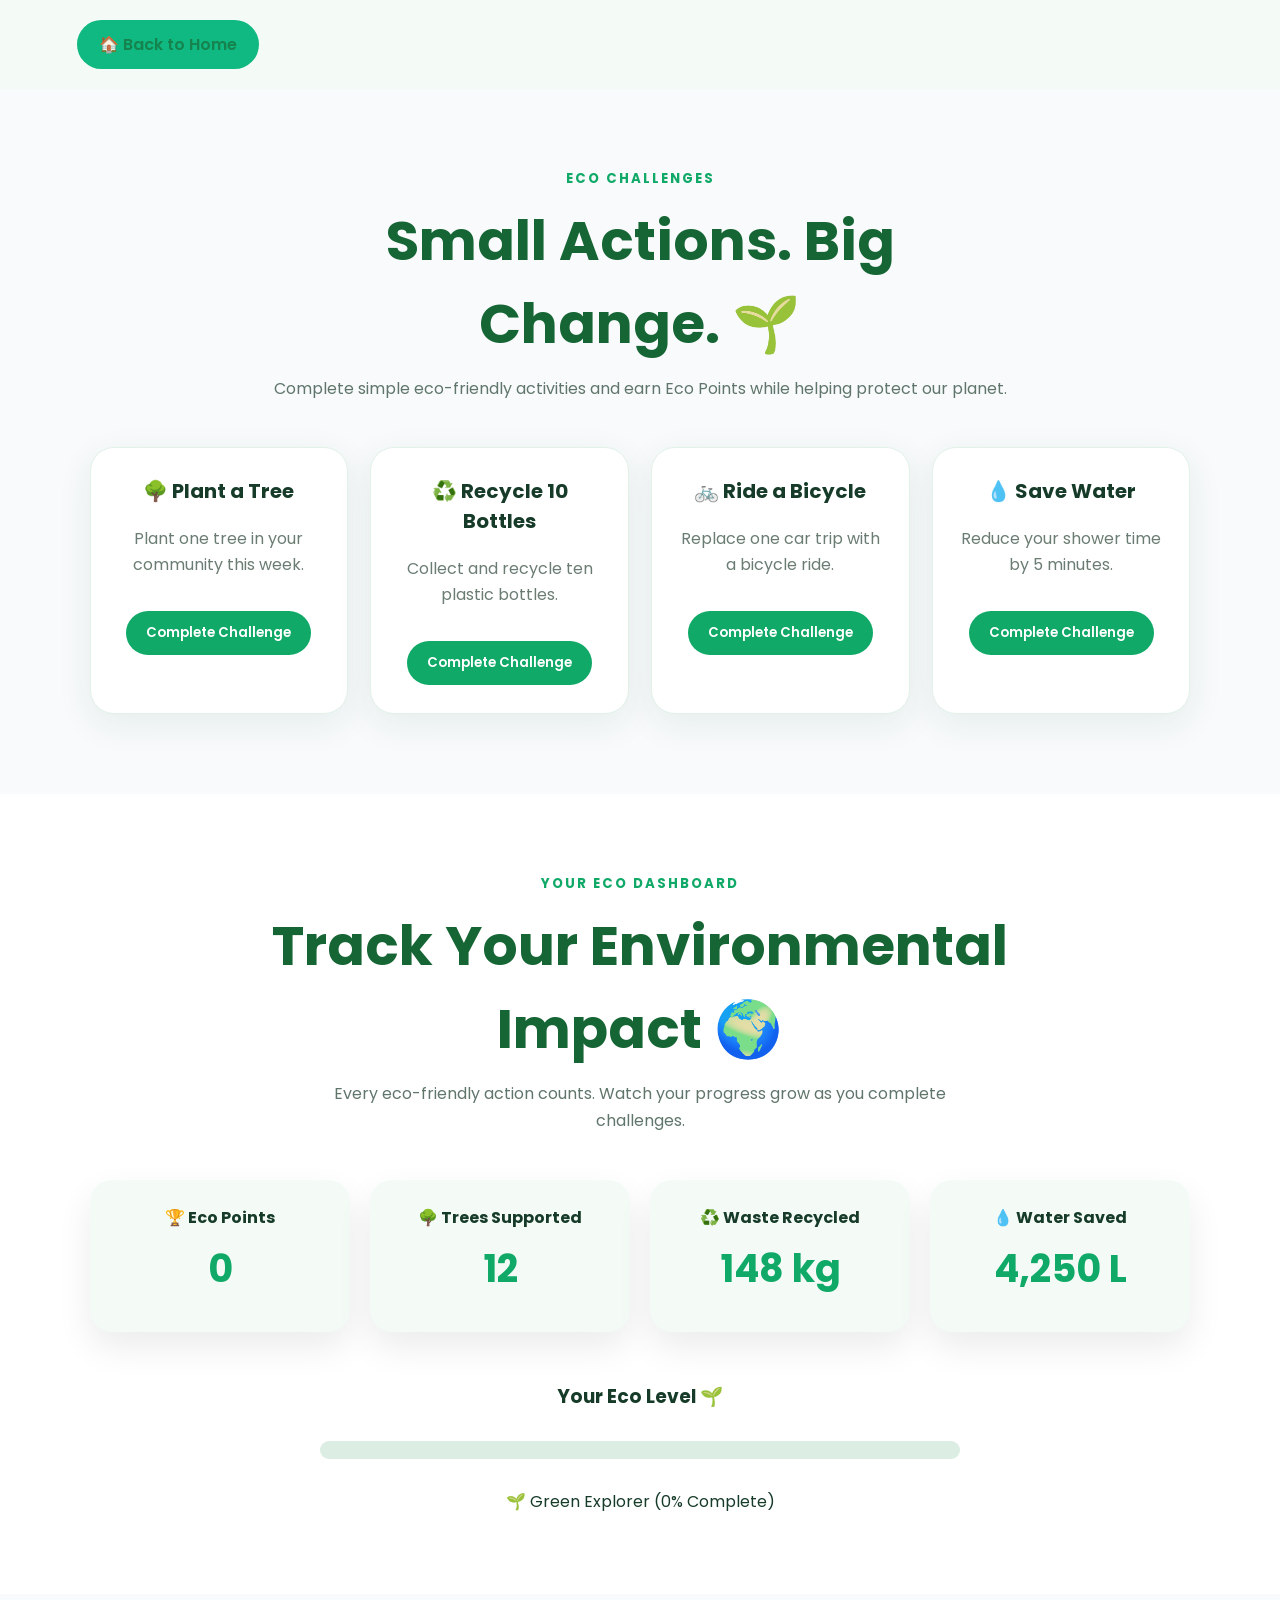
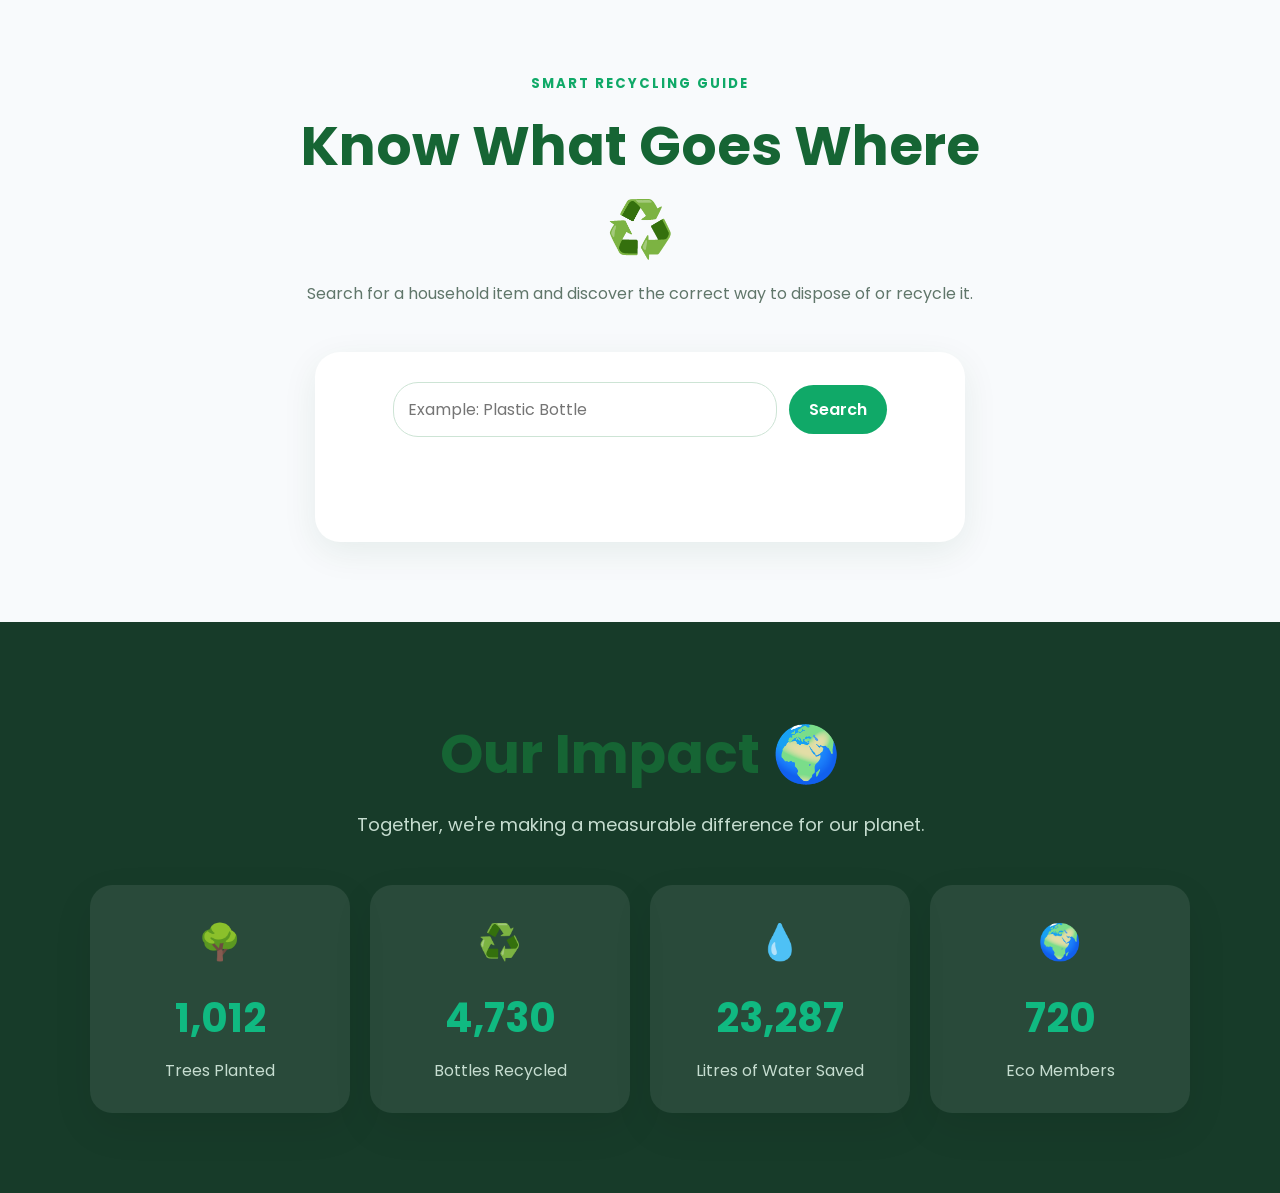
<file: challenges.html>
<!DOCTYPE html>
<html lang="en">

<head>
    <meta charset="UTF-8">
    <meta name="viewport" content="width=device-width, initial-scale=1.0">

    <title>Eco Challenges | EcoConnect</title>

    <link rel="stylesheet" href="style.css">
    <script src="challenges.js" defer></script>

    <style>
        /* =========================
           CHALLENGES PAGE
        ========================= */

        body {
            margin: 0;
            background: #f4fbf6;
            color: #173b29;
        }

        .back-button {
            padding: 20px 6%;
        }

        .back-button a {
            text-decoration: none;
            color: #16834f;
            font-weight: 600;
        }

        .challenges,
        .dashboard,
        .recycling,
        .stats {
            padding: 80px 7%;
        }

        .challenge-heading,
        .dashboard-title,
        .recycling-title,
        .stats-title {
            text-align: center;
            max-width: 750px;
            margin: 0 auto 45px;
        }

        .challenge-heading h5,
        .dashboard-title h5,
        .recycling-title h5 {
            color: #10a968;
            letter-spacing: 2px;
            margin-bottom: 10px;
        }

        .challenge-heading h2,
        .dashboard-title h2,
        .recycling-title h2,
        .stats-title h2 {
            font-size: clamp(32px, 5vw, 55px);
            margin: 10px 0;
        }

        .challenge-heading p,
        .dashboard-title p,
        .recycling-title p,
        .stats-title p {
            line-height: 1.7;
            color: #60766a;
        }

        /* Challenge cards */

        .challenge-grid {
            display: grid;
            grid-template-columns: repeat(4, 1fr);
            gap: 22px;
            max-width: 1200px;
            margin: auto;
        }

        .challenge-card {
            background: white;
            padding: 28px;
            border-radius: 24px;
            box-shadow: 0 10px 35px rgba(0, 80, 40, 0.08);
            transition: 0.3s;
            border: 1px solid #e2f2e8;
        }

        .challenge-card:hover {
            transform: translateY(-8px);
        }

        .challenge-card h3 {
            font-size: 20px;
        }

        .challenge-card p {
            color: #6b7d72;
            line-height: 1.6;
            min-height: 55px;
        }

        .challenge-card button,
        .recycling-box button {
            border: none;
            background: #10a968;
            color: white;
            padding: 12px 20px;
            border-radius: 30px;
            cursor: pointer;
            font-weight: 600;
            transition: 0.3s;
        }

        .challenge-card button:hover,
        .recycling-box button:hover {
            transform: scale(1.05);
            background: #087d4a;
        }

        .challenge-card.completed {
            border: 2px solid #10a968;
            background: #effbf4;
        }

        .challenge-card.completed button {
            background: #6c757d;
            cursor: default;
        }

        /* Dashboard */

        .dashboard {
            background: white;
        }

        .dashboard-grid {
            display: grid;
            grid-template-columns: repeat(4, 1fr);
            gap: 20px;
            max-width: 1100px;
            margin: auto;
        }

        .dashboard-card {
            background: #f4fbf6;
            padding: 25px;
            text-align: center;
            border-radius: 22px;
        }

        .dashboard-card h3 {
            font-size: 16px;
        }

        .dashboard-card h1 {
            font-size: 38px;
            color: #10a968;
            margin: 10px 0;
        }

        .progress-section {
            max-width: 800px;
            margin: 50px auto 0;
            text-align: center;
        }

        .progress-bar {
            height: 18px;
            background: #dceee3;
            border-radius: 20px;
            overflow: hidden;
        }

        .progress-fill {
            height: 100%;
            width: 0%;
            background: #10a968;
            border-radius: 20px;
            transition: width 0.8s ease;
        }

        /* Recycling */

        .recycling-box {
            max-width: 650px;
            margin: auto;
            background: white;
            padding: 30px;
            border-radius: 25px;
            box-shadow: 0 10px 35px rgba(0, 80, 40, 0.08);
            text-align: center;
        }

        .recycling-box input {
            width: 65%;
            padding: 14px;
            border: 1px solid #cde4d5;
            border-radius: 25px;
            outline: none;
            margin-right: 8px;
        }

        #recyclingResult {
            margin-top: 25px;
            padding: 15px;
            border-radius: 15px;
            line-height: 1.6;
        }

        /* Stats */

        .stats {
            background: #173b29;
            color: white;
        }

        .stats-title p {
            color: #c6ddd0;
        }

        .stats-container {
            max-width: 1100px;
            margin: auto;
            display: grid;
            grid-template-columns: repeat(4, 1fr);
            gap: 20px;
        }

        .stat-card {
            text-align: center;
            padding: 30px 15px;
            background: rgba(255,255,255,0.08);
            border-radius: 22px;
        }

        .stat-card .icon {
            font-size: 35px;
        }

        .stat-card h1 {
            font-size: 40px;
            margin: 10px 0;
        }

        .stat-card p {
            color: #c6ddd0;
        }

        @media (max-width: 900px) {
            .challenge-grid,
            .dashboard-grid,
            .stats-container {
                grid-template-columns: repeat(2, 1fr);
            }
        }

        @media (max-width: 600px) {
            .challenge-grid,
            .dashboard-grid,
            .stats-container {
                grid-template-columns: 1fr;
            }

            .recycling-box input {
                width: 90%;
                margin: 0 0 12px;
            }

            .challenges,
            .dashboard,
            .recycling,
            .stats {
                padding: 60px 5%;
            }
        }
    </style>

</head>


<body>

    <!-- BACK HOME -->

    <div class="back-button">
        <a href="index.html">🏠 Back to Home</a>
    </div>


    <!-- =========================
         ECO CHALLENGES
    ========================== -->

    <section class="challenges" id="challenges">

        <div class="challenge-heading">

            <h5>ECO CHALLENGES</h5>

            <h2>Small Actions. Big Change. 🌱</h2>

            <p>
                Complete simple eco-friendly activities and earn
                Eco Points while helping protect our planet.
            </p>

        </div>


        <div class="challenge-grid">

            <div class="challenge-card">

                <h3>🌳 Plant a Tree</h3>

                <p>
                    Plant one tree in your community this week.
                </p>

                <button onclick="completeChallenge(this, 50)">
                    Complete Challenge
                </button>

            </div>


            <div class="challenge-card">

                <h3>♻️ Recycle 10 Bottles</h3>

                <p>
                    Collect and recycle ten plastic bottles.
                </p>

                <button onclick="completeChallenge(this, 30)">
                    Complete Challenge
                </button>

            </div>


            <div class="challenge-card">

                <h3>🚲 Ride a Bicycle</h3>

                <p>
                    Replace one car trip with a bicycle ride.
                </p>

                <button onclick="completeChallenge(this, 40)">
                    Complete Challenge
                </button>

            </div>


            <div class="challenge-card">

                <h3>💧 Save Water</h3>

                <p>
                    Reduce your shower time by 5 minutes.
                </p>

                <button onclick="completeChallenge(this, 25)">
                    Complete Challenge
                </button>

            </div>

        </div>

    </section>


    <!-- =========================
         DASHBOARD
    ========================== -->

    <section class="dashboard" id="dashboard">

        <div class="dashboard-title">

            <h5>YOUR ECO DASHBOARD</h5>

            <h2>Track Your Environmental Impact 🌍</h2>

            <p>
                Every eco-friendly action counts. Watch your progress
                grow as you complete challenges.
            </p>

        </div>


        <div class="dashboard-grid">

            <div class="dashboard-card">

                <h3>🏆 Eco Points</h3>

                <h1 id="ecoPointsDisplay">0</h1>

            </div>


            <div class="dashboard-card">

                <h3>🌳 Trees Supported</h3>

                <h1 id="treesDisplay">12</h1>

            </div>


            <div class="dashboard-card">

                <h3>♻️ Waste Recycled</h3>

                <h1>148 kg</h1>

            </div>


            <div class="dashboard-card">

                <h3>💧 Water Saved</h3>

                <h1>4,250 L</h1>

            </div>

        </div>


        <div class="progress-section">

            <h3>Your Eco Level 🌱</h3>

            <div class="progress-bar">

                <div
                    class="progress-fill"
                    id="progressFill">
                </div>

            </div>

            <p id="progressText">
                🌱 Green Explorer (0% Complete)
            </p>

        </div>

    </section>


    <!-- =========================
         RECYCLING GUIDE
    ========================== -->

    <section class="recycling" id="recycling">

        <div class="recycling-title">

            <h5>SMART RECYCLING GUIDE</h5>

            <h2>Know What Goes Where ♻️</h2>

            <p>
                Search for a household item and discover the
                correct way to dispose of or recycle it.
            </p>

        </div>


        <div class="recycling-box">

            <input
                type="text"
                id="searchItem"
                placeholder="Example: Plastic Bottle">

            <button onclick="searchRecycle()">
                Search
            </button>

            <div id="recyclingResult"></div>

        </div>

    </section>


    <!-- =========================
         IMPACT STATS
    ========================== -->

    <section class="stats" id="stats">

        <div class="stats-title">

            <h2>Our Impact 🌍</h2>

            <p>
                Together, we're making a measurable difference
                for our planet.
            </p>

        </div>


        <div class="stats-container">

            <div class="stat-card">

                <div class="icon">🌳</div>

                <h1 class="counter" data-target="1250">
                    0
                </h1>

                <p>Trees Planted</p>

            </div>


            <div class="stat-card">

                <div class="icon">♻️</div>

                <h1 class="counter" data-target="5840">
                    0
                </h1>

                <p>Bottles Recycled</p>

            </div>


            <div class="stat-card">

                <div class="icon">💧</div>

                <h1 class="counter" data-target="28750">
                    0
                </h1>

                <p>Litres of Water Saved</p>

            </div>


            <div class="stat-card">

                <div class="icon">🌍</div>

                <h1 class="counter" data-target="890">
                    0
                </h1>

                <p>Eco Members</p>

            </div>

        </div>

    </section>


</body>

</html>
</file>
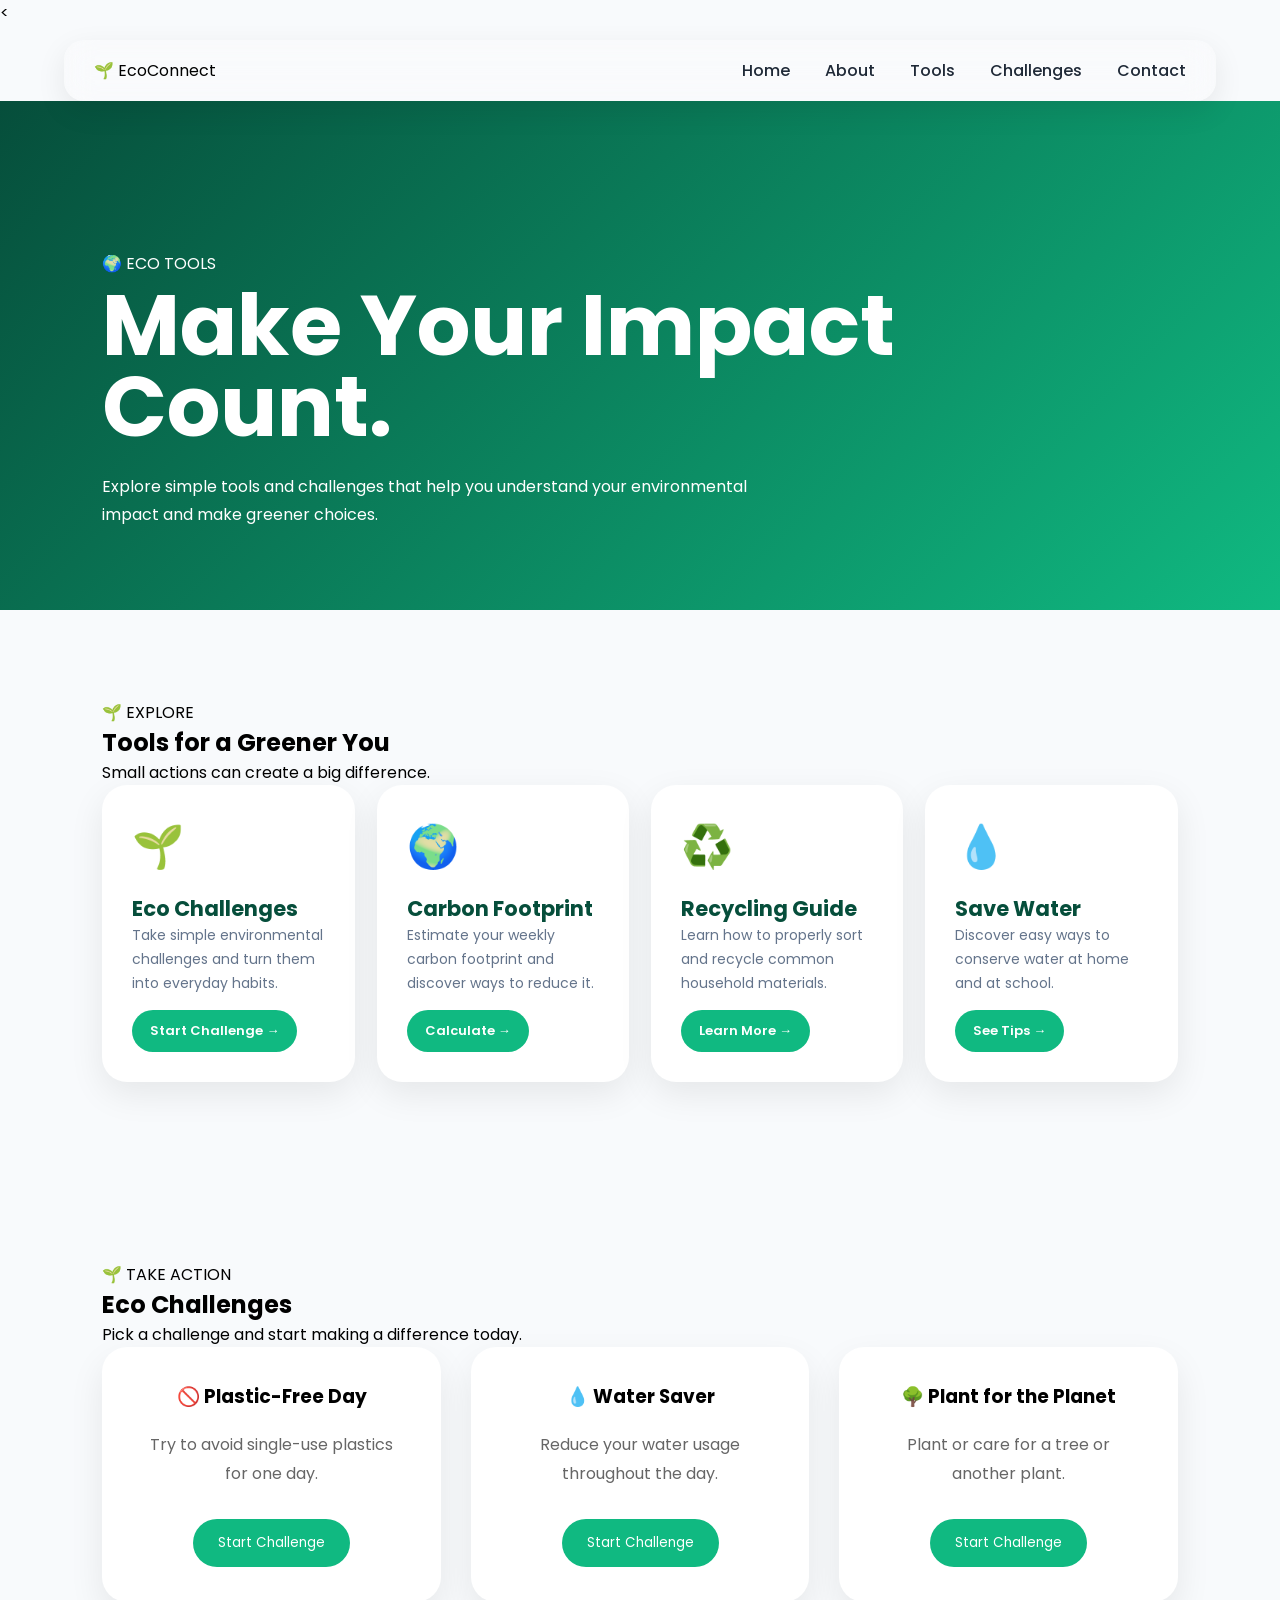
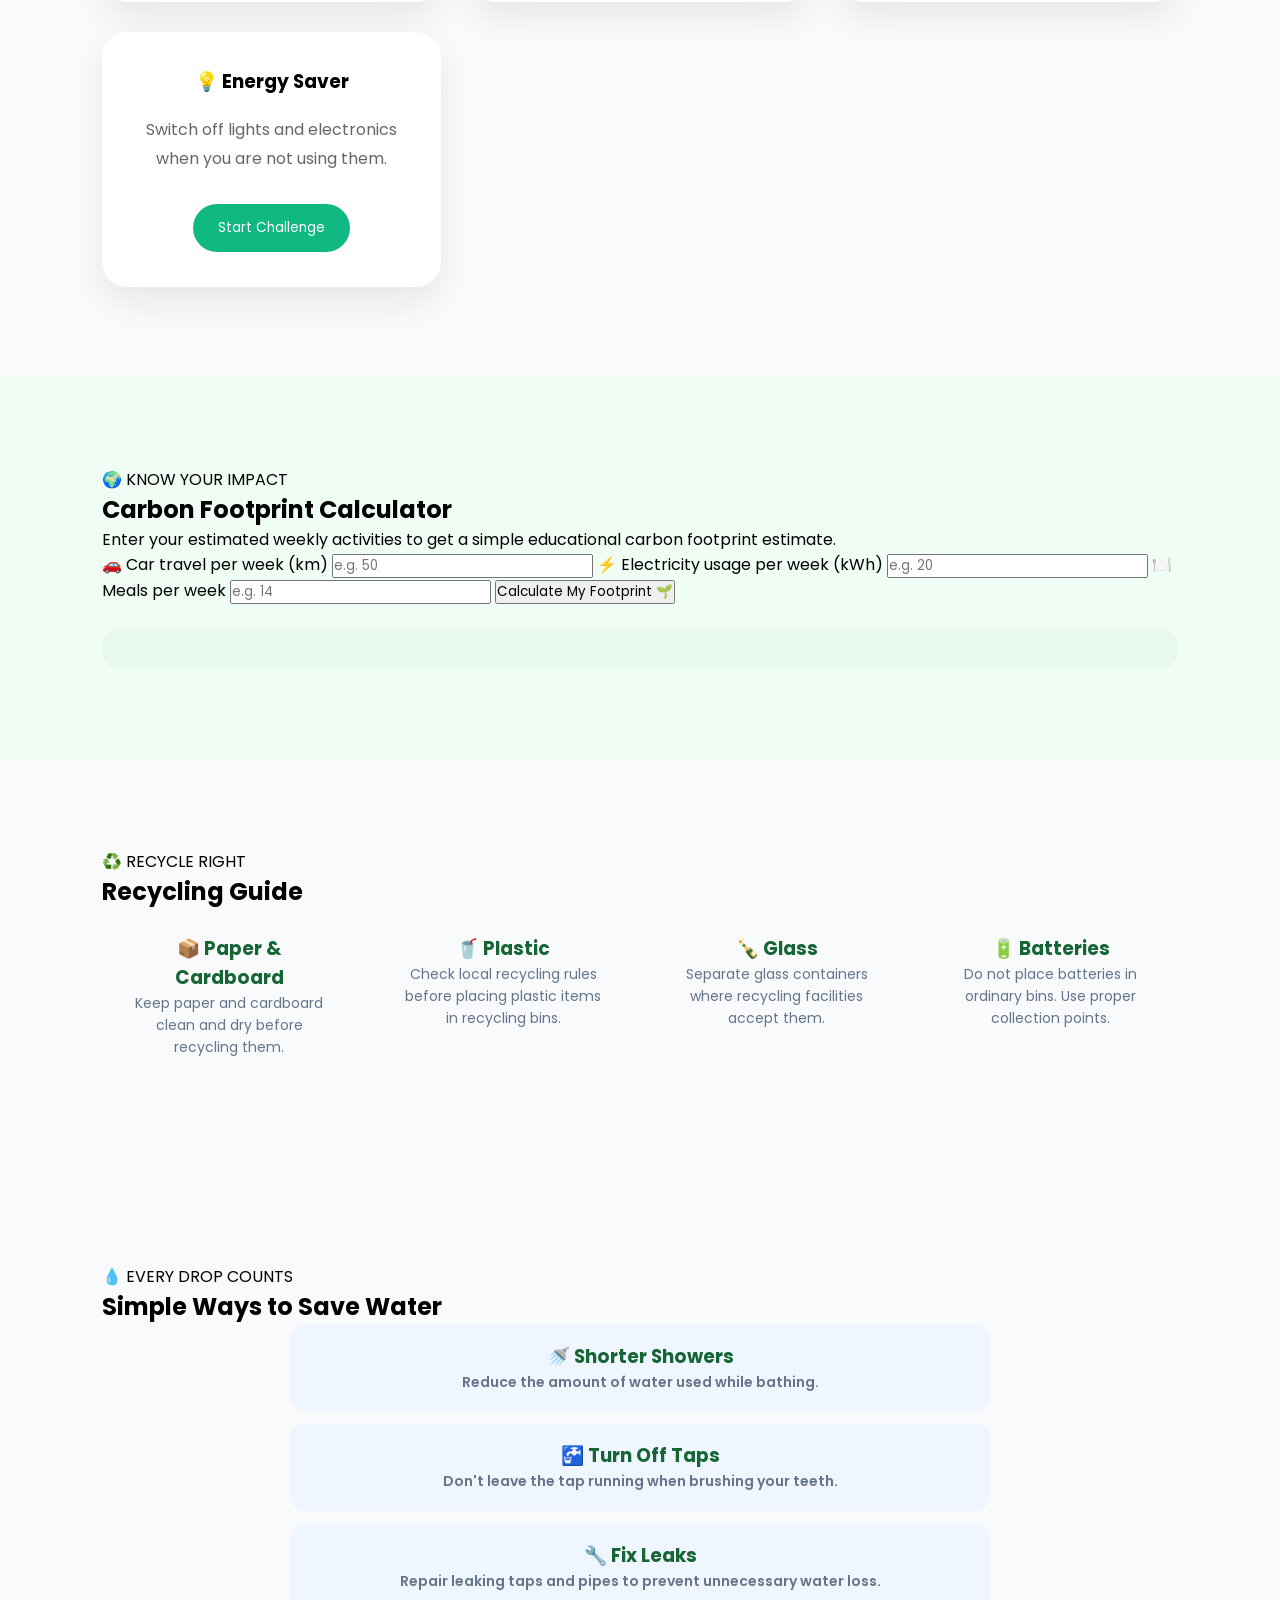
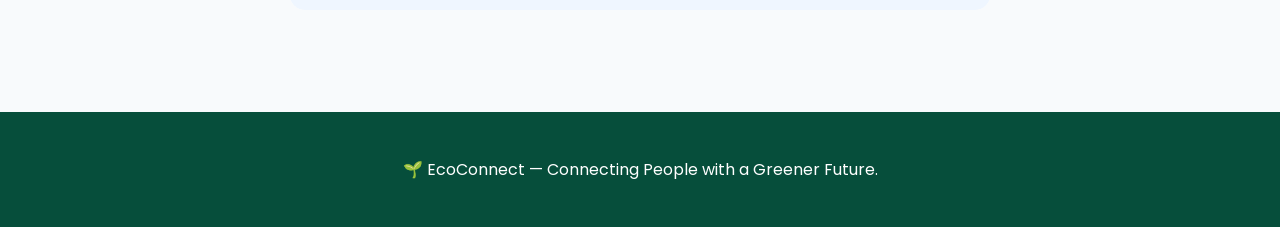
<file: tools.html>
<<!DOCTYPE html>
<html lang="en">

<head>
    <meta charset="UTF-8">
    <meta name="viewport" content="width=device-width, initial-scale=1.0">

    <title>Eco Tools | EcoConnect</title>

    <link rel="stylesheet" href="style.css">

    <!-- Tools JavaScript -->
    <script src="tools.js" defer></script>
</head>

<body>

    <!-- NAVIGATION -->
    <nav class="navbar">

        <div class="logo">
            🌱 EcoConnect
        </div>

        <div class="nav-links">
            <a href="index.html">Home</a>
            <a href="about.html">About</a>
            <a href="tools.html" class="active">Tools</a>
            <a href="challenges.html">Challenges</a>
            <a href="contact.html">Contact</a>
        </div>

    </nav>


    <!-- HERO -->
    <section class="tools-hero">

        <div class="tools-hero-content">

            <span class="tools-badge">🌍 ECO TOOLS</span>

            <h1>Make Your Impact Count.</h1>

            <p>
                Explore simple tools and challenges that help you
                understand your environmental impact and make greener choices.
            </p>

        </div>

    </section>


    <!-- TOOLS -->
    <section class="eco-tools">

        <div class="tools-heading">
            <span>🌱 EXPLORE</span>
            <h2>Tools for a Greener You</h2>
            <p>
                Small actions can create a big difference.
            </p>
        </div>


        <div class="tools-grid">

            <!-- CHALLENGES -->
            <div class="tool-card">

                <div class="tool-icon">🌱</div>

                <h3>Eco Challenges</h3>

                <p>
                    Take simple environmental challenges and
                    turn them into everyday habits.
                </p>

                <a href="#challenges" class="tool-button">
                    Start Challenge →
                </a>

            </div>


            <!-- CARBON -->
            <div class="tool-card">

                <div class="tool-icon">🌍</div>

                <h3>Carbon Footprint</h3>

                <p>
                    Estimate your weekly carbon footprint
                    and discover ways to reduce it.
                </p>

                <a href="#carbon" class="tool-button">
                    Calculate →
                </a>

            </div>


            <!-- RECYCLING -->
            <div class="tool-card">

                <div class="tool-icon">♻️</div>

                <h3>Recycling Guide</h3>

                <p>
                    Learn how to properly sort and recycle
                    common household materials.
                </p>

                <a href="#recycling" class="tool-button">
                    Learn More →
                </a>

            </div>


            <!-- WATER -->
            <div class="tool-card">

                <div class="tool-icon">💧</div>

                <h3>Save Water</h3>

                <p>
                    Discover easy ways to conserve water
                    at home and at school.
                </p>

                <a href="#water" class="tool-button">
                    See Tips →
                </a>

            </div>

        </div>

    </section>


    <!-- ECO CHALLENGES -->
    <section class="eco-section" id="challenges">

        <div class="section-content">

            <span>🌱 TAKE ACTION</span>

            <h2>Eco Challenges</h2>

            <p>
                Pick a challenge and start making a difference today.
            </p>


            <div class="challenge-grid">

                <div class="challenge-card">

                    <h3>🚫 Plastic-Free Day</h3>

                    <p>
                        Try to avoid single-use plastics for one day.
                    </p>

                    <button
                        onclick="startChallenge('Plastic-Free Day')">
                        Start Challenge
                    </button>

                </div>


                <div class="challenge-card">

                    <h3>💧 Water Saver</h3>

                    <p>
                        Reduce your water usage throughout the day.
                    </p>

                    <button
                        onclick="startChallenge('Water Saver')">
                        Start Challenge
                    </button>

                </div>


                <div class="challenge-card">

                    <h3>🌳 Plant for the Planet</h3>

                    <p>
                        Plant or care for a tree or another plant.
                    </p>

                    <button
                        onclick="startChallenge('Plant for the Planet')">
                        Start Challenge
                    </button>

                </div>


                <div class="challenge-card">

                    <h3>💡 Energy Saver</h3>

                    <p>
                        Switch off lights and electronics when
                        you are not using them.
                    </p>

                    <button
                        onclick="startChallenge('Energy Saver')">
                        Start Challenge
                    </button>

                </div>

            </div>

        </div>

    </section>


    <!-- CARBON CALCULATOR -->
    <section class="eco-section carbon-section" id="carbon">

        <div class="section-content">

            <span>🌍 KNOW YOUR IMPACT</span>

            <h2>Carbon Footprint Calculator</h2>

            <p>
                Enter your estimated weekly activities to get
                a simple educational carbon footprint estimate.
            </p>


            <div class="carbon-calculator">

                <label for="carKm">
                    🚗 Car travel per week (km)
                </label>

                <input
                    type="number"
                    id="carKm"
                    placeholder="e.g. 50"
                    min="0"
                >


                <label for="electricity">
                    ⚡ Electricity usage per week (kWh)
                </label>

                <input
                    type="number"
                    id="electricity"
                    placeholder="e.g. 20"
                    min="0"
                >


                <label for="meals">
                    🍽️ Meals per week
                </label>

                <input
                    type="number"
                    id="meals"
                    placeholder="e.g. 14"
                    min="0"
                >


                <button
                    class="calculate-button"
                    onclick="calculateCarbon()">

                    Calculate My Footprint 🌱

                </button>


                <div
                    id="carbonResult"
                    class="carbon-result">
                </div>

            </div>

        </div>

    </section>


    <!-- RECYCLING -->
    <section class="eco-section" id="recycling">

        <div class="section-content">

            <span>♻️ RECYCLE RIGHT</span>

            <h2>Recycling Guide</h2>

            <div class="info-grid">

                <div class="info-card">
                    <h3>📦 Paper & Cardboard</h3>
                    <p>
                        Keep paper and cardboard clean and dry
                        before recycling them.
                    </p>
                </div>

                <div class="info-card">
                    <h3>🥤 Plastic</h3>
                    <p>
                        Check local recycling rules before
                        placing plastic items in recycling bins.
                    </p>
                </div>

                <div class="info-card">
                    <h3>🍾 Glass</h3>
                    <p>
                        Separate glass containers where
                        recycling facilities accept them.
                    </p>
                </div>

                <div class="info-card">
                    <h3>🔋 Batteries</h3>
                    <p>
                        Do not place batteries in ordinary bins.
                        Use proper collection points.
                    </p>
                </div>

            </div>

        </div>

    </section>


    <!-- SAVE WATER -->
    <section class="eco-section" id="water">

        <div class="section-content">

            <span>💧 EVERY DROP COUNTS</span>

            <h2>Simple Ways to Save Water</h2>

            <div class="water-tips">

                <div class="info-card">
                    <h3>🚿 Shorter Showers</h3>
                    <p>
                        Reduce the amount of water used while bathing.
                    </p>
                </div>

                <div class="info-card">
                    <h3>🚰 Turn Off Taps</h3>
                    <p>
                        Don't leave the tap running when
                        brushing your teeth.
                    </p>
                </div>

                <div class="info-card">
                    <h3>🔧 Fix Leaks</h3>
                    <p>
                        Repair leaking taps and pipes to prevent
                        unnecessary water loss.
                    </p>
                </div>

            </div>

        </div>

    </section>


    <!-- FOOTER -->
    <footer>

        <p>
            🌱 EcoConnect — Connecting People with a Greener Future.
        </p>

    </footer>

</body>
</html>
</file>
<file: style.css>
/* Google Font */
@import url('https://fonts.googleapis.com/css2?family=Poppins:wght@300;400;500;600;700&display=swap');

*{
    margin:0;
    padding:0;
    box-sizing:border-box;
    font-family:'Poppins',sans-serif;
}

body{
    background:#F8FAFC;
}

header{
    width:100%;
    position:fixed;
    top:0;
    left:0;
    z-index:1000;
}

.navbar{
    width:90%;
    margin:auto;
    display:flex;
    justify-content:space-between;
    align-items:center;
    padding:18px 0;

    background:rgba(255,255,255,.15);
    backdrop-filter:blur(15px);

    border-radius:20px;
    margin-top:15px;

    padding-left:30px;
    padding-right:30px;

    box-shadow:0 10px 30px rgba(0,0,0,.08);
}

.logo{
    display:flex;
    align-items:center;
    gap:10px;
}

.logo img{
    width:50px;
}

.logo h2{
    color:#166534;
    font-size:28px;
}

.nav-links{
    display:flex;
    gap:35px;
    list-style:none;
}

.nav-links a{
    text-decoration:none;
    color:#1F2937;
    font-weight:500;
    transition:.3s;
}

.nav-links a:hover{
    color:#10B981;
}

.btn{
    text-decoration:none;
    background:#10B981;
    color:white;
    padding:12px 28px;
    border-radius:50px;
    transition:.3s;
}

.btn:hover{
    background:#166534;
    transform:translateY(-3px);
}
@media(max-width:900px){

.nav-menu{
    display:none;
}

.logo span{
    font-size:1.3rem;
}

.nav-btn{
    padding:10px 18px;
}

}
.hero{

    position:relative;
    height:100vh;
    width:100%;

    display:flex;
    justify-content:center;
    align-items:center;

    overflow:hidden;

}

.hero-video{

    position:absolute;

    top:0;
    left:0;

    width:100%;
    height:100%;

    object-fit:cover;

}

.overlay{

    position:absolute;

    width:100%;
    height:100%;

    background:rgba(0,0,0,.45);

}
.hero-content{

    position:relative;
    z-index:2;

    text-align:center;

    color:white;

    width:80%;
    max-width:900px;

}

.hero-content h1{

    font-size:4.5rem;

    font-weight:700;

    margin-bottom:25px;

    line-height:1.1;

}

.hero-content p{

    font-size:1.2rem;

    line-height:1.8;

    margin-bottom:40px;

}
.hero-buttons{

    display:flex;

    justify-content:center;

    gap:20px;

}

.primary-btn{

    text-decoration:none;

    background:#10B981;

    color:white;

    padding:16px 40px;

    border-radius:50px;

    font-weight:600;

    transition:.3s;

}

.primary-btn:hover{

    background:#166534;

    transform:translateY(-5px);

}

.secondary-btn{

    text-decoration:none;

    border:2px solid white;

    color:white;

    padding:16px 40px;

    border-radius:50px;

    transition:.3s;

}

.secondary-btn:hover{

    background:white;

    color:#166534;

}
@media(max-width:900px){

.hero-content h1{

font-size:3rem;

}

.hero-content p{

font-size:1rem;

}

.hero-buttons{

flex-direction:column;

align-items:center;

}

}
.stats{

    padding:120px 8%;

    background:#F8FAFC;

}

.stats-title{

    text-align:center;

    margin-bottom:70px;

}

.stats-title h2{

    font-size:3rem;

    color:#166534;

}

.stats-title p{

    margin-top:15px;

    color:#555;

    font-size:18px;

}

.stats-container{

    display:grid;

    grid-template-columns:repeat(auto-fit,minmax(250px,1fr));

    gap:30px;

}
.stat-card{

    background:white;

    border-radius:20px;

    padding:45px;

    text-align:center;

    box-shadow:0 15px 40px rgba(0,0,0,.08);

    transition:.4s;

}

.stat-card:hover{

    transform:translateY(-12px);

}

.icon{

    font-size:50px;

    margin-bottom:20px;

}

.stat-card h1{

    color:#10B981;

    font-size:3rem;

}

.stat-card p{

    margin-top:10px;

    color:#666;

}
.about{
    padding:120px 8%;
    background:#ffffff;
}

.about-container{
    display:grid;
    grid-template-columns:1fr 1fr;
    gap:70px;
    align-items:center;
}

.about-image img{
    width:100%;
    border-radius:25px;
    box-shadow:0 20px 40px rgba(0,0,0,.12);
}

.section-tag{
    display:inline-block;
    background:#E8F8EF;
    color:#10B981;
    padding:8px 18px;
    border-radius:30px;
    font-weight:600;
    margin-bottom:20px;
}

.about-content h2{
    font-size:2.8rem;
    color:#166534;
    margin-bottom:20px;
}

.about-content p{
    color:#555;
    line-height:1.9;
    margin-bottom:18px;
    font-size:17px;
}
.about-features{
    display:grid;
    grid-template-columns:repeat(3,1fr);
    gap:20px;
    margin-top:40px;
}

.feature-box{
    background:#F8FAFC;
    padding:30px 20px;
    border-radius:18px;
    text-align:center;
    transition:.4s;
    box-shadow:0 8px 25px rgba(0,0,0,.06);
}

.feature-box:hover{
    transform:translateY(-10px);
    background:#10B981;
    color:white;
}

.feature-box span{
    font-size:40px;
}

.feature-box h4{
    margin:15px 0;
}

.feature-box p{
    font-size:15px;
}
@media(max-width:900px){

.about-container{
    grid-template-columns:1fr;
}

.about-features{
    grid-template-columns:1fr;
}

.about-content h2{
    font-size:2.2rem;
}

}
.services{

    padding:120px 8%;

    background:#F8FAFC;

}

.services-heading{

    text-align:center;

    max-width:700px;

    margin:auto;

    margin-bottom:70px;

}

.services-heading h5{

    color:#10B981;

    letter-spacing:2px;

    margin-bottom:15px;

}

.services-heading h2{

    font-size:2.8rem;

    color:#166534;

    margin-bottom:20px;

}

.services-heading p{

    color:#666;

    line-height:1.8;

}
.services-container{

    display:grid;

    grid-template-columns:repeat(auto-fit,minmax(260px,1fr));

    gap:30px;

}

.service-card{

    background:white;

    padding:40px 30px;

    border-radius:25px;

    text-align:center;

    box-shadow:0 15px 35px rgba(0,0,0,.08);

    transition:.4s;

}

.service-card:hover{

    transform:translateY(-12px);

    background:#10B981;

    color:white;

}

.service-icon{

    font-size:55px;

    margin-bottom:20px;

}

.service-card h3{

    margin-bottom:15px;

}

.service-card p{

    line-height:1.7;

}
.calculator{

    padding:120px 8%;

    background:white;

}

.calculator-title{

    text-align:center;

    margin-bottom:60px;

}

.calculator-title h5{

    color:#10B981;

    letter-spacing:2px;

}

.calculator-title h2{

    color:#166534;

    font-size:2.8rem;

    margin:15px 0;

}

.calculator-title p{

    color:#666;

}
.calculator-box{

    max-width:700px;

    margin:auto;

    background:#F8FAFC;

    padding:45px;

    border-radius:25px;

    box-shadow:0 15px 35px rgba(0,0,0,.08);

}

.calculator-box label{

    display:block;

    margin-top:20px;

    margin-bottom:10px;

    font-weight:600;

}

.calculator-box select{

    width:100%;

    padding:15px;

    border-radius:12px;

    border:1px solid #ddd;

    margin-bottom:15px;

    font-size:16px;

}

.calculator-box button{

    width:100%;

    margin-top:20px;

    padding:16px;

    background:#10B981;

    color:white;

    border:none;

    border-radius:50px;

    font-size:17px;

    cursor:pointer;

}

.calculator-box button:hover{

    background:#166534;

}

#result{

    margin-top:30px;

    text-align:center;

    font-size:22px;

    font-weight:bold;

}
.challenges{

padding:120px 8%;

background:#F8FAFC;

}

.challenge-heading{

text-align:center;

margin-bottom:70px;

}

.challenge-heading h5{

color:#10B981;

letter-spacing:2px;

}

.challenge-heading h2{

font-size:2.8rem;

color:#166534;

margin:15px 0;

}

.challenge-grid{

display:grid;

grid-template-columns:repeat(auto-fit,minmax(280px,1fr));

gap:30px;

}
.challenge-card{

background:white;

padding:35px;

border-radius:25px;

box-shadow:0 15px 35px rgba(0,0,0,.08);

transition:.4s;

text-align:center;

}

.challenge-card:hover{

transform:translateY(-10px);

}

.challenge-card h3{

margin-bottom:20px;

}

.challenge-card p{

margin-bottom:30px;

line-height:1.8;

color:#666;

}

.challenge-card button{

padding:14px 25px;

border:none;

background:#10B981;

color:white;

border-radius:50px;

cursor:pointer;

transition:.3s;

}

.challenge-card button:hover{

background:#166534;

}
.dashboard{

    padding:120px 8%;

    background:#ffffff;

}

.dashboard-title{

    text-align:center;

    margin-bottom:60px;

}

.dashboard-title h5{

    color:#10B981;

    letter-spacing:2px;

}

.dashboard-title h2{

    font-size:2.8rem;

    color:#166534;

    margin:15px 0;

}

.dashboard-title p{

    color:#666;

    max-width:700px;

    margin:auto;

    line-height:1.8;

}

.dashboard-grid{

    display:grid;

    grid-template-columns:repeat(auto-fit,minmax(220px,1fr));

    gap:25px;

    margin-top:60px;

}
.dashboard-card{

    background:#F8FAFC;

    border-radius:20px;

    padding:35px;

    text-align:center;

    box-shadow:0 15px 35px rgba(0,0,0,.08);

    transition:.4s;

}

.dashboard-card:hover{

    transform:translateY(-10px);

}

.dashboard-card h1{

    color:#10B981;

    font-size:3rem;

    margin-top:15px;

}
.progress-section{

    margin-top:70px;

    text-align:center;

}

.progress-bar{

    width:80%;

    max-width:700px;

    margin:30px auto;

    height:20px;

    background:#ddd;

    border-radius:30px;

    overflow:hidden;

}

.progress-fill{

    width:68%;

    height:100%;

    background:linear-gradient(to right,#10B981,#38BDF8);

    border-radius:30px;

}
.recycling{

padding:120px 8%;

background:#F8FAFC;

}

.recycling-title{

text-align:center;

margin-bottom:60px;

}

.recycling-title h5{

color:#10B981;

letter-spacing:2px;

}

.recycling-title h2{

font-size:2.8rem;

color:#166534;

margin:15px 0;

}

.recycling-title p{

color:#666;

max-width:700px;

margin:auto;

line-height:1.8;

}

.recycling-box{

max-width:700px;

margin:auto;

background:white;

padding:40px;

border-radius:25px;

box-shadow:0 15px 35px rgba(0,0,0,.08);

text-align:center;

}

.recycling-box input{

width:100%;

padding:16px;

border-radius:15px;

border:1px solid #ddd;

font-size:16px;

margin-bottom:20px;

}

.recycling-box button{

padding:15px 35px;

background:#10B981;

color:white;

border:none;

border-radius:50px;

cursor:pointer;

font-size:16px;

transition:.3s;

}

.recycling-box button:hover{

background:#166534;

}

#recyclingResult{

margin-top:30px;

font-size:20px;

font-weight:600;

color:#166534;

line-height:1.8;

}
.contact{

padding:120px 8%;

background:white;

}

.contact-title{

text-align:center;

margin-bottom:60px;

}

.contact-title h5{

color:#10B981;

letter-spacing:2px;

}

.contact-title h2{

font-size:2.8rem;

color:#166534;

margin:15px 0;

}

.contact-title p{

color:#666;

max-width:650px;

margin:auto;

}

.contact-container{

display:grid;

grid-template-columns:1fr 1.3fr;

gap:50px;

align-items:start;

margin-top:60px;

}
.contact-info{

background:#10B981;

color:white;

padding:40px;

border-radius:25px;

box-shadow:0 15px 35px rgba(0,0,0,.1);

}

.contact-info h3{

margin-bottom:25px;

}

.contact-info p{

margin:18px 0;

font-size:17px;

}
.contact-form{

display:flex;

flex-direction:column;

gap:20px;

}

.contact-form input,
.contact-form textarea{

padding:18px;

border-radius:15px;

border:1px solid #ddd;

font-size:16px;

outline:none;

}

.contact-form input:focus,
.contact-form textarea:focus{

border:2px solid #10B981;

}

.contact-form button{

padding:18px;

background:#10B981;

color:white;

border:none;

border-radius:50px;

font-size:17px;

cursor:pointer;

transition:.3s;

}

.contact-form button:hover{

background:#166534;

}
@media(max-width:900px){

.contact-container{

grid-template-columns:1fr;

}

}
.back-button{
    padding:30px 8% 0;
}

.back-button a{
    display:inline-flex;
    align-items:center;
    gap:10px;
    text-decoration:none;
    background:#10B981;
    color:white;
    padding:12px 22px;
    border-radius:50px;
    font-weight:600;
    transition:0.3s ease;
}

.back-button a:hover{
    background:#166534;
    transform:translateY(-3px);
}/* 🌱 ECOBOT */

.eco-bot-button {
    position: fixed;
    bottom: 25px;
    right: 25px;
    width: 65px;
    height: 65px;
    border: none;
    border-radius: 50%;
    background: #10B981;
    color: white;
    font-size: 30px;
    display: flex;
    align-items: center;
    justify-content: center;
    cursor: pointer;
    box-shadow: 0 8px 25px rgba(0,0,0,.2);
    z-index: 9999;
    transition: .3s ease;
}

.eco-bot-button:hover {
    background: #166534;
    transform: scale(1.08);
}

.eco-bot-window {
    position: fixed;
    bottom: 105px;
    right: 25px;
    width: 360px;
    max-width: calc(100% - 40px);
    height: 500px;
    background: white;
    border-radius: 25px;
    box-shadow: 0 15px 45px rgba(0,0,0,.2);
    overflow: hidden;
    display: none;
    flex-direction: column;
    z-index: 9998;
}

.eco-bot-header {
    background: #10B981;
    color: white;
    padding: 18px 20px;
    display: flex;
    justify-content: space-between;
    align-items: center;
}

.eco-bot-header strong {
    display: block;
    font-size: 19px;
}

.eco-bot-header span {
    display: block;
    font-size: 12px;
    opacity: .9;
    margin-top: 3px;
}

.eco-bot-header button {
    border: none;
    background: transparent;
    color: white;
    font-size: 28px;
    cursor: pointer;
}

.eco-bot-messages {
    flex: 1;
    padding: 20px;
    overflow-y: auto;
    background: #F8FAFC;
}

.bot-message {
    background: #E8F8EF;
    color: #166534;
    padding: 13px 16px;
    border-radius: 18px 18px 18px 5px;
    max-width: 85%;
    line-height: 1.5;
    font-size: 14px;
    margin-bottom: 15px;
}

.user-message {
    background: #10B981;
    color: white;
    padding: 13px 16px;
    border-radius: 18px 18px 5px 18px;
    max-width: 85%;
    margin-left: auto;
    margin-bottom: 15px;
    line-height: 1.5;
    font-size: 14px;
}

.eco-bot-input-area {
    display: flex;
    gap: 10px;
    padding: 15px;
    border-top: 1px solid #eee;
    background: white;
}

.eco-bot-input-area input {
    flex: 1;
    border: 1px solid #ddd;
    border-radius: 25px;
    padding: 12px 15px;
    outline: none;
    font-family: 'Poppins', sans-serif;
}

.eco-bot-input-area input:focus {
    border-color: #10B981;
}

.eco-bot-input-area button {
    padding: 0 16px;
    border: none;
    border-radius: 25px;
    background: #10B981;
    color: white;
    cursor: pointer;
    font-size: 14px;
}

.eco-bot-input-area button:hover {
    background: #166534;
}


/* 📱 Mobile */
@media (max-width: 600px) {

    .eco-bot-window {
        right: 15px;
        bottom: 90px;
        width: calc(100% - 30px);
        height: 480px;
    }

    .eco-bot-button {
        right: 15px;
        bottom: 15px;
    }

}
/* 🌱 ECOBOT QUICK QUESTION BUTTONS */

.eco-quick-questions {
    display: flex;
    flex-wrap: wrap;
    gap: 8px;
    margin-top: 12px;
    margin-bottom: 10px;
}

.eco-question {
    border: 1px solid #b7e8ce;
    background: white;
    color: #166534;
    padding: 9px 13px;
    border-radius: 20px;
    font-family: 'Poppins', sans-serif;
    font-size: 12px;
    font-weight: 500;
    cursor: pointer;
    box-shadow: 0 3px 8px rgba(0, 0, 0, 0.06);
    transition: all 0.25s ease;
}

.eco-question:hover {
    background: #e8f8ef;
    transform: translateY(-2px);
    box-shadow: 0 5px 12px rgba(16, 185, 129, 0.18);
}

.eco-question:active {
    transform: scale(0.95);
}
/* 🌱 ECOBOT FLOATING PET */

.eco-bot-button {
    position: fixed;
    bottom: 20px;
    right: 20px;

    width: 180px;
    height: 180px;

    object-fit: contain;

    cursor: pointer;
    z-index: 9999;

    animation: ecoFloat 3s ease-in-out infinite;

    filter: drop-shadow(0 12px 10px rgba(0, 0, 0, 0.2));
}

.eco-bot-button:hover {
    transform: scale(1.08);
    animation-play-state: paused;
}

@keyframes ecoFloat {
    0%, 100% {
        transform: translateY(0);
    }

    50% {
        transform: translateY(-14px);
    }
}
/* ═══════════════════════════════
   🌱 ECO TOOLS PAGE
   ═══════════════════════════════ */

.tools-hero {
    min-height: 55vh;
    padding: 150px 8% 80px;
    display: flex;
    align-items: center;
    background:
        linear-gradient(
            135deg,
            #064e3b,
            #10B981
        );
    color: white;
}

.tools-hero h1 {
    font-size: clamp(50px, 7vw, 85px);
    line-height: .95;
    margin: 10px 0 25px;
}

.tools-hero p {
    max-width: 650px;
    line-height: 1.8;
}

.small-title {
    letter-spacing: 3px;
    font-size: 13px;
    font-weight: 700;
}


/* SECTION */

.eco-tools,
.eco-section {
    padding: 90px 8%;
}

.section-heading {
    text-align: center;
    margin-bottom: 45px;
}

.section-heading > p {
    color: #10B981;
    font-size: 12px;
    font-weight: 700;
    letter-spacing: 3px;
}

.section-heading h2 {
    font-size: 42px;
    color: #064e3b;
}


/* TOOL CARDS */

.tools-grid {
    display: grid;
    grid-template-columns: repeat(4, 1fr);
    gap: 22px;
}

.tool-card {
    padding: 30px;
    border-radius: 25px;
    background: white;
    box-shadow: 0 12px 35px rgba(0,0,0,.08);
    transition: .3s ease;
}

.tool-card:hover {
    transform: translateY(-8px);
    box-shadow: 0 20px 45px rgba(16,185,129,.18);
}

.tool-icon {
    font-size: 42px;
    margin-bottom: 15px;
}

.tool-card h3 {
    color: #064e3b;
    font-size: 21px;
}

.tool-card p {
    color: #64748b;
    line-height: 1.7;
    font-size: 14px;
}

.tool-button {
    display: inline-block;
    margin-top: 15px;
    padding: 11px 18px;
    border-radius: 25px;
    background: #10B981;
    color: white;
    text-decoration: none;
    font-size: 13px;
    font-weight: 600;
}


/* CHALLENGES */

.challenge-box {
    max-width: 850px;
    margin: auto;
}

.challenge {
    display: flex;
    align-items: center;
    gap: 20px;
    padding: 22px;
    margin-bottom: 15px;
    border-radius: 20px;
    background: #f0fdf4;
    border: 1px solid #bbf7d0;
}

.challenge > span {
    font-size: 35px;
}

.challenge h3 {
    margin: 0 0 5px;
    color: #166534;
}

.challenge p {
    margin: 0;
    color: #64748b;
}


/* CALCULATOR */

.carbon-section {
    background: #f0fdf4;
}

.calculator {
    max-width: 600px;
    margin: auto;
    padding: 35px;
    background: white;
    border-radius: 25px;
    box-shadow: 0 15px 40px rgba(0,0,0,.08);
}

.calculator label {
    display: block;
    margin-top: 20px;
    margin-bottom: 8px;
    font-weight: 600;
    color: #166534;
}

.calculator input {
    width: 100%;
    box-sizing: border-box;
    padding: 14px;
    border: 1px solid #d1d5db;
    border-radius: 12px;
    outline: none;
}

.calculator input:focus {
    border-color: #10B981;
}

.calculator button {
    width: 100%;
    margin-top: 25px;
    padding: 15px;
    border: none;
    border-radius: 30px;
    background: #10B981;
    color: white;
    font-size: 15px;
    font-weight: 700;
    cursor: pointer;
}

.calculator button:hover {
    background: #166534;
}

.carbon-result {
    margin-top: 25px;
    padding: 20px;
    border-radius: 18px;
    background: #e8f8ef;
    color: #166534;
    text-align: center;
    line-height: 1.6;
}


/* RECYCLING */

.info-grid {
    display: grid;
    grid-template-columns: repeat(4, 1fr);
    gap: 20px;
}

.info-card {
    padding: 25px;
    text-align: center;
    border-radius: 22px;
    background: #f8fafc;
}

.info-card span {
    font-size: 38px;
}

.info-card h3 {
    color: #166534;
}

.info-card p {
    color: #64748b;
    font-size: 14px;
    line-height: 1.6;
}


/* WATER */

.water-tips {
    max-width: 700px;
    margin: auto;
}

.water-tips div {
    padding: 18px 22px;
    margin-bottom: 12px;
    border-radius: 15px;
    background: #eff6ff;
    color: #166534;
    font-weight: 600;
}


/* FOOTER */

footer {
    padding: 45px;
    text-align: center;
    background: #064e3b;
    color: white;
}


/* 📱 MOBILE */

@media (max-width: 900px) {

    .tools-grid,
    .info-grid {
        grid-template-columns: repeat(2, 1fr);
    }

}

@media (max-width: 600px) {

    .tools-grid,
    .info-grid {
        grid-template-columns: 1fr;
    }

    .tools-hero {
        padding: 130px 7% 70px;
    }

    .eco-tools,
    .eco-section {
        padding: 65px 7%;
    }

    .section-heading h2 {
        font-size: 32px;
    }

}
/* 🌱 HOMEPAGE NAV BUTTONS */

.navbar .nav-menu {
    display: flex;
    align-items: center;
    gap: 10px;
    list-style: none;
    margin: 0;
    padding: 0;
}

.navbar .nav-menu li {
    list-style: none;
}

.navbar .nav-menu li a {
    display: inline-block;
    text-decoration: none;
    color: #166534;
    background: white;
    padding: 10px 18px;
    border-radius: 30px;
    font-weight: 600;
    border: 2px solid #10B981;
    transition: all 0.3s ease;
}

.navbar .nav-menu li a:hover {
    background: #10B981;
    color: white;
    transform: translateY(-3px);
    box-shadow: 0 6px 20px rgba(16, 185, 129, 0.35);
}
.navbar {
    position: relative;
    z-index: 1000;
}

.navbar .nav-menu,
.navbar .nav-menu li,
.navbar .nav-menu li a {
    position: relative;
    z-index: 1001;
}
/* 🌍 OUR IMPACT SECTION */

.impact-section {
    padding: 100px 8%;
    background: linear-gradient(135deg, #f0fdf4, #ffffff);
}

.impact-heading {
    text-align: center;
    max-width: 700px;
    margin: 0 auto 60px;
}

.impact-heading span {
    color: #10B981;
    font-size: 13px;
    font-weight: 700;
    letter-spacing: 3px;
}

.impact-heading h2 {
    font-size: clamp(35px, 5vw, 55px);
    color: #166534;
    margin: 15px 0;
}

.impact-heading p {
    color: #64748b;
    line-height: 1.8;
    font-size: 16px;
}

.impact-grid {
    display: grid;
    grid-template-columns: repeat(4, 1fr);
    gap: 25px;
}

.impact-card {
    background: white;
    padding: 40px 25px;
    text-align: center;
    border-radius: 25px;
    box-shadow: 0 15px 40px rgba(0,0,0,.07);
    border: 1px solid #e5f5eb;
    transition: .4s ease;
}

.impact-card:hover {
    transform: translateY(-10px);
    box-shadow: 0 20px 45px rgba(16,185,129,.18);
}

.impact-icon {
    font-size: 45px;
    margin-bottom: 15px;
}

.impact-card h3 {
    font-size: 38px;
    color: #10B981;
    margin: 10px 0;
}

.impact-card p {
    color: #64748b;
    font-weight: 600;
}

/* 📱 MOBILE */

@media (max-width: 900px) {
    .impact-grid {
        grid-template-columns: repeat(2, 1fr);
    }
}

@media (max-width: 600px) {
    .impact-section {
        padding: 70px 7%;
    }

    .impact-grid {
        grid-template-columns: 1fr;
    }
}
/* 🌱 ECObOT POLISH */

.eco-bot-window {
    width: 350px;
    height: 500px;
    position: fixed;
    right: 25px;
    bottom: 25px;

    background: rgba(255, 255, 255, 0.96);
    backdrop-filter: blur(15px);

    border-radius: 25px;
    overflow: hidden;

    box-shadow: 0 20px 60px rgba(0, 0, 0, 0.2);

    display: none;
    flex-direction: column;

    z-index: 10000;

    border: 2px solid #d1fae5;
}


/* 🌿 HEADER */

.eco-bot-header {
    background: linear-gradient(135deg, #10B981, #166534);
    color: white;

    padding: 18px 20px;

    display: flex;
    align-items: center;
    justify-content: space-between;
}

.eco-bot-header strong {
    display: block;
    font-size: 18px;
}

.eco-bot-header span {
    display: block;
    font-size: 12px;
    opacity: 0.85;
    margin-top: 3px;
}

.eco-bot-header button {
    background: rgba(255,255,255,.2);
    border: none;
    color: white;

    width: 32px;
    height: 32px;

    border-radius: 50%;

    font-size: 22px;
    cursor: pointer;

    transition: .2s ease;
}

.eco-bot-header button:hover {
    background: white;
    color: #166534;
}


/* 💬 MESSAGES */

.eco-bot-messages {
    flex: 1;
    padding: 18px;

    overflow-y: auto;

    background: #f0fdf4;
}


/* 🤖 BOT MESSAGE */

.bot-message {
    background: white;
    color: #166534;

    padding: 12px 15px;

    border-radius: 18px 18px 18px 5px;

    margin-bottom: 12px;

    max-width: 85%;

    box-shadow: 0 5px 15px rgba(0,0,0,.05);

    line-height: 1.5;
}


/* 👤 USER MESSAGE */

.user-message {
    background: #10B981;
    color: white;

    padding: 12px 15px;

    border-radius: 18px 18px 5px 18px;

    margin: 10px 0 10px auto;

    max-width: 80%;

    line-height: 1.5;
}


/* ⚡ QUICK QUESTIONS */

.eco-quick-questions {
    display: flex;
    flex-wrap: wrap;
    gap: 7px;
}

.eco-question {
    border: 1px solid #10B981;

    background: white;
    color: #166534;

    padding: 8px 11px;

    border-radius: 20px;

    cursor: pointer;

    font-size: 12px;

    transition: .2s ease;
}

.eco-question:hover {
    background: #10B981;
    color: white;
}


/* ⌨️ INPUT */

.eco-bot-input-area {
    display: flex;
    gap: 8px;

    padding: 12px;

    background: white;

    border-top: 1px solid #d1fae5;
}

.eco-bot-input-area input {
    flex: 1;

    border: 1px solid #d1fae5;

    border-radius: 25px;

    padding: 11px 15px;

    outline: none;

    font-size: 14px;
}

.eco-bot-input-area input:focus {
    border-color: #10B981;
}

.eco-bot-input-area button {
    width: 42px;
    height: 42px;

    border: none;
    border-radius: 50%;

    background: #10B981;
    color: white;

    cursor: pointer;

    font-size: 18px;

    transition: .2s ease;
}

.eco-bot-input-area button:hover {
    background: #166534;
    transform: scale(1.08);
}


/* 📱 MOBILE ECOBOT */

@media (max-width: 600px) {

    .eco-bot-window {
        width: calc(100% - 30px);
        height: 70vh;

        right: 15px;
        bottom: 15px;
    }

}
/* 🌱 ECOBOT PET SIZE FIX */

.eco-bot-button {
    width: 100px;
    height: 100px;
    object-fit: contain;

    position: fixed;
    bottom: 20px;
    right: 20px;

    cursor: pointer;
    z-index: 9999;

    animation: ecoFloat 3s ease-in-out infinite;

    filter: drop-shadow(0 10px 8px rgba(0, 0, 0, 0.2));
}

.eco-bot-button:hover {
    transform: scale(1.08);
    animation-play-state: paused;
}
/* 📱 MOBILE RESPONSIVENESS */

@media (max-width: 700px) {

    /* NAVBAR */
    .navbar {
        padding: 15px 20px;
        flex-direction: column;
        gap: 15px;
    }

    .nav-menu {
        flex-wrap: wrap;
        justify-content: center;
        gap: 7px;
    }

    .nav-menu li a {
        padding: 8px 12px;
        font-size: 12px;
    }


    /* HERO */
    .hero-content {
        width: 90%;
    }

    .hero-content h1 {
        font-size: 45px;
    }

    .hero-content p {
        font-size: 14px;
        line-height: 1.6;
    }


    /* IMPACT */
    .impact-grid {
        grid-template-columns: 1fr;
    }

    .impact-heading h2 {
        font-size: 35px;
    }


    /* ECOBOT */
    .eco-bot-button {
        width: 85px;
        height: 85px;
        right: 12px;
        bottom: 12px;
    }

    .eco-bot-window {
        width: calc(100% - 24px);
        height: 70vh;
        right: 12px;
        bottom: 12px;
    }

}
</file>
